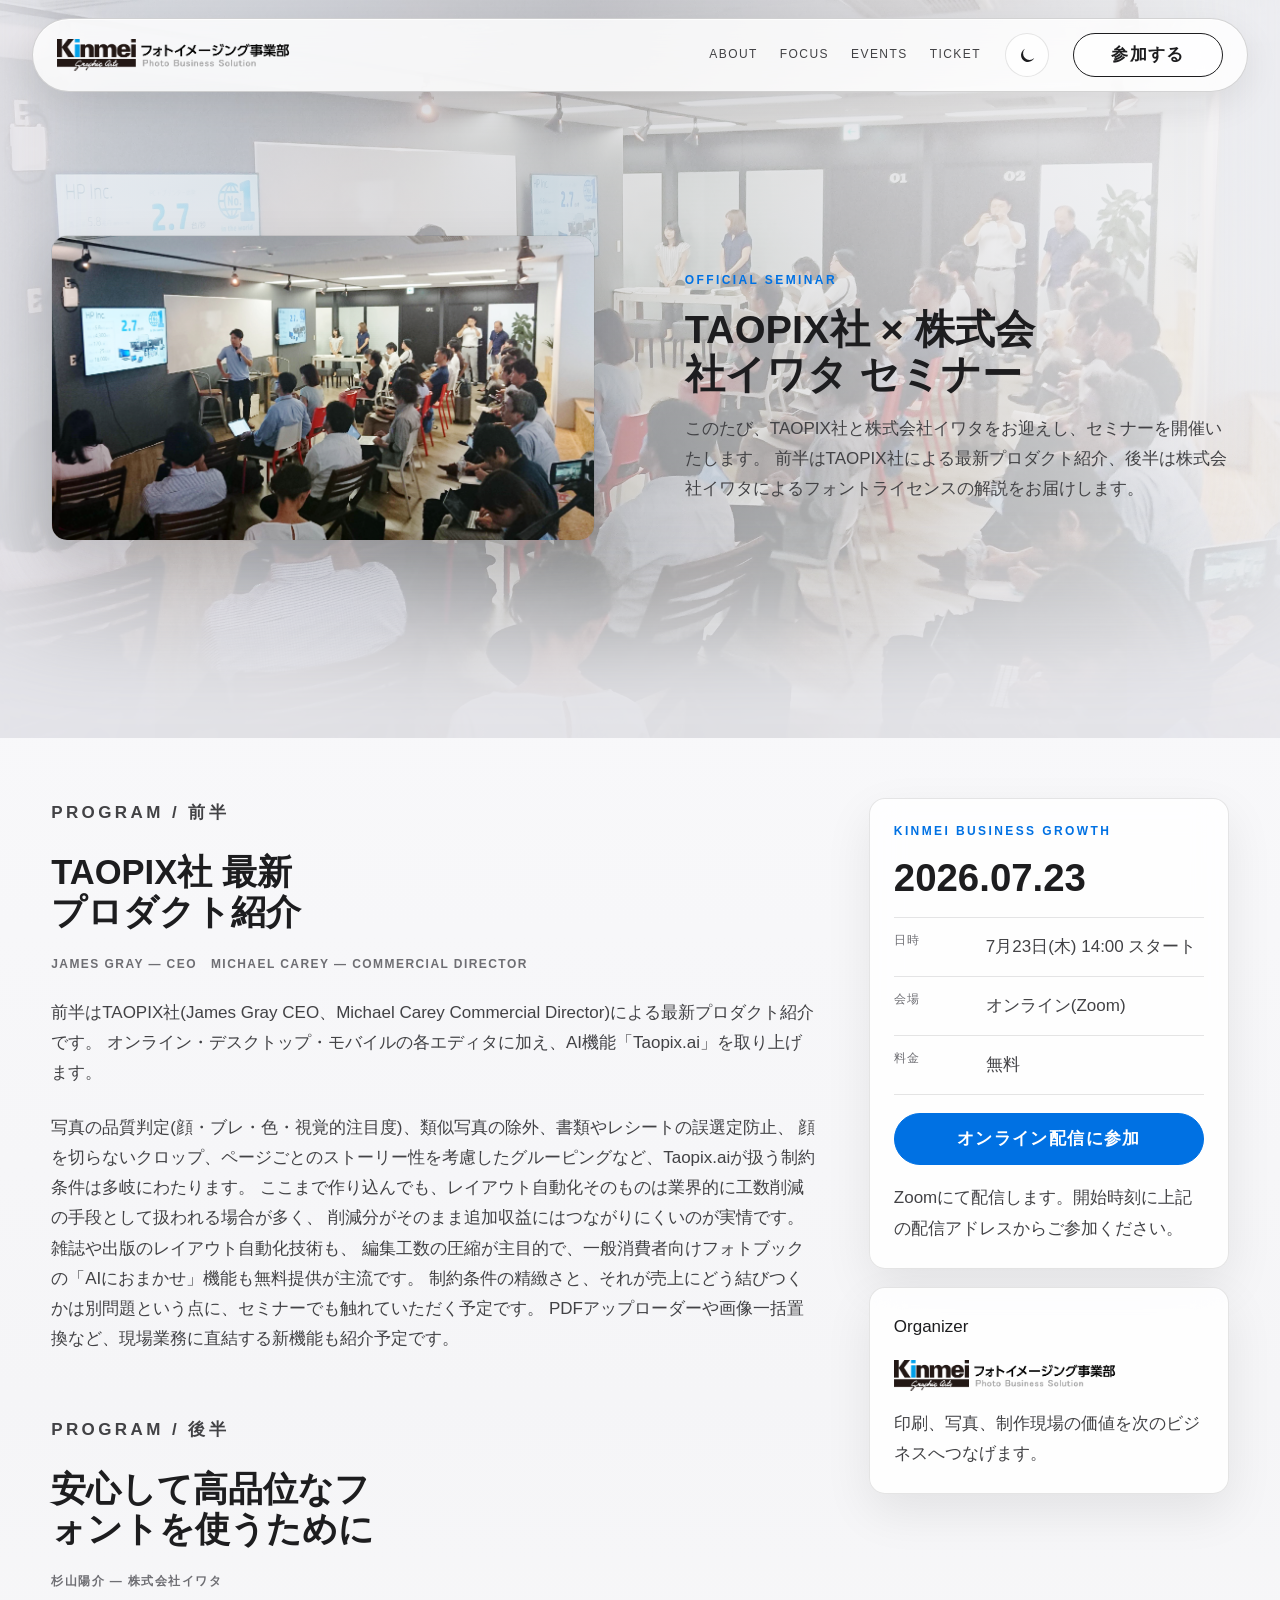
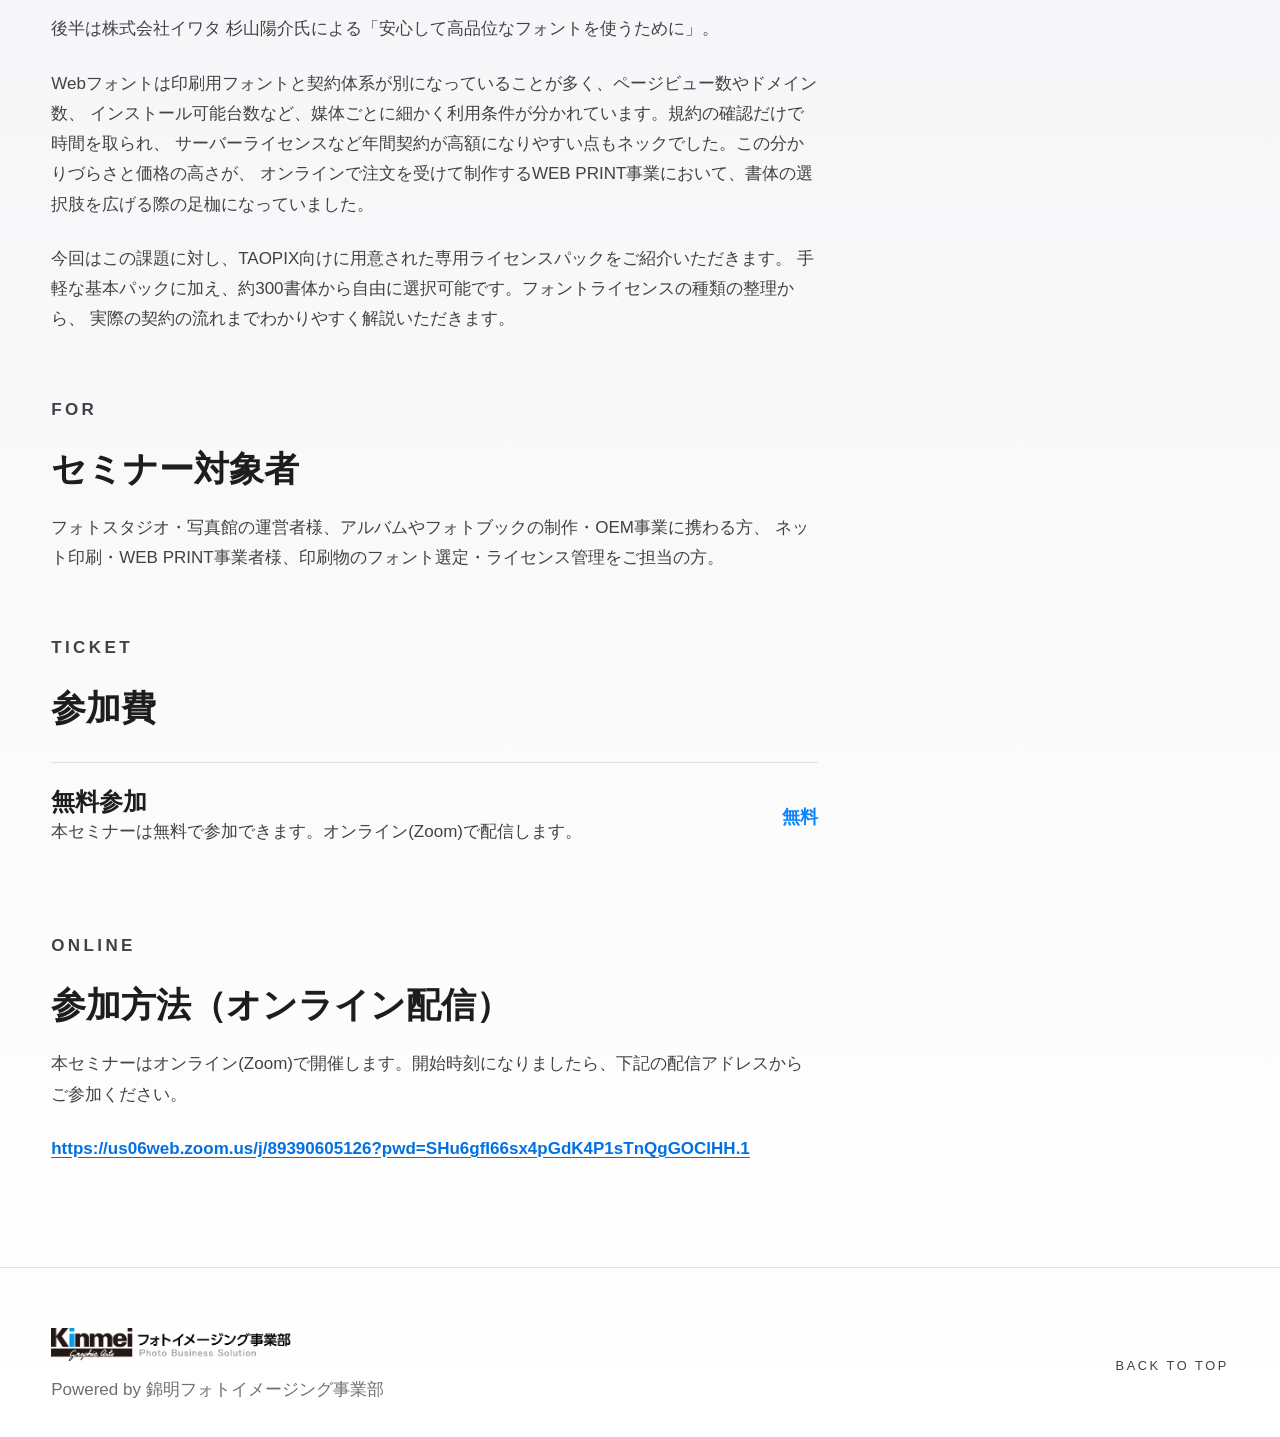
<file: event.html>
<!doctype html>
<html lang="ja" data-theme="light">
  <head>
    <meta charset="utf-8" />
    <meta name="viewport" content="width=device-width, initial-scale=1" />
    <!-- Google Tag Manager -->
    <script>(function(w,d,s,l,i){w[l]=w[l]||[];w[l].push({'gtm.start':
    new Date().getTime(),event:'gtm.js'});var f=d.getElementsByTagName(s)[0],
    j=d.createElement(s),dl=l!='dataLayer'?'&l='+l:'';j.async=true;j.src=
    'https://www.googletagmanager.com/gtm.js?id='+i+dl;f.parentNode.insertBefore(j,f);
    })(window,document,'script','dataLayer','GTM-T5PMDP7T');</script>
    <!-- End Google Tag Manager -->
    <meta
      name="description"
      content="TAOPIX社と株式会社イワタを迎えるオンラインセミナー。最新プロダクト「Taopix.ai」と、TAOPIX向けフォント専用ライセンスパックを紹介します。7月23日14時スタート／Zoom配信。"
    />
    <title>TAOPIX社 × 株式会社イワタ セミナー | Event</title>
    <link rel="preconnect" href="https://images.unsplash.com" />
    <link rel="stylesheet" href="./styles.css" />
  </head>
  <body data-page="event">
    <!-- Google Tag Manager (noscript) -->
    <noscript><iframe src="https://www.googletagmanager.com/ns.html?id=GTM-T5PMDP7T"
    height="0" width="0" style="display:none;visibility:hidden"></iframe></noscript>
    <!-- End Google Tag Manager (noscript) -->
    <div id="site-header"></div>

    <main>
      <section class="event-hero" id="top" aria-labelledby="event-title">
        <div class="event-hero-media">
          <img
            src="./assets/event-room.jpg"
            alt="TAOPIX社と株式会社イワタを迎えるセミナーのイメージ"
          />
        </div>
        <div class="event-hero-copy">
          <p class="eyebrow">OFFICIAL SEMINAR</p>
          <h1 id="event-title">TAOPIX社 × 株式会社イワタ セミナー</h1>
          <p>
            このたび、TAOPIX社と株式会社イワタをお迎えし、セミナーを開催いたします。
            前半はTAOPIX社による最新プロダクト紹介、後半は株式会社イワタによるフォントライセンスの解説をお届けします。
          </p>
        </div>
      </section>

      <section class="event-shell section">
        <article class="event-detail">
          <section class="detail-block" id="program-1" aria-labelledby="program-1-title">
            <p class="eyebrow">PROGRAM / 前半</p>
            <h2 id="program-1-title">TAOPIX社 最新プロダクト紹介</h2>
            <div class="event-meta">
              <span>James Gray — CEO</span>
              <span>Michael Carey — Commercial Director</span>
            </div>
            <p>
              前半はTAOPIX社(James Gray CEO、Michael Carey Commercial Director)による最新プロダクト紹介です。
              オンライン・デスクトップ・モバイルの各エディタに加え、AI機能「Taopix.ai」を取り上げます。
            </p>
            <p>
              写真の品質判定(顔・ブレ・色・視覚的注目度)、類似写真の除外、書類やレシートの誤選定防止、
              顔を切らないクロップ、ページごとのストーリー性を考慮したグルーピングなど、Taopix.aiが扱う制約条件は多岐にわたります。
              ここまで作り込んでも、レイアウト自動化そのものは業界的に工数削減の手段として扱われる場合が多く、
              削減分がそのまま追加収益にはつながりにくいのが実情です。雑誌や出版のレイアウト自動化技術も、
              編集工数の圧縮が主目的で、一般消費者向けフォトブックの「AIにおまかせ」機能も無料提供が主流です。
              制約条件の精緻さと、それが売上にどう結びつくかは別問題という点に、セミナーでも触れていただく予定です。
              PDFアップローダーや画像一括置換など、現場業務に直結する新機能も紹介予定です。
            </p>
          </section>

          <section class="detail-block" id="program-2" aria-labelledby="program-2-title">
            <p class="eyebrow">PROGRAM / 後半</p>
            <h2 id="program-2-title">安心して高品位なフォントを使うために</h2>
            <div class="event-meta">
              <span>杉山陽介 — 株式会社イワタ</span>
            </div>
            <p>
              後半は株式会社イワタ 杉山陽介氏による「安心して高品位なフォントを使うために」。
            </p>
            <p>
              Webフォントは印刷用フォントと契約体系が別になっていることが多く、ページビュー数やドメイン数、
              インストール可能台数など、媒体ごとに細かく利用条件が分かれています。規約の確認だけで時間を取られ、
              サーバーライセンスなど年間契約が高額になりやすい点もネックでした。この分かりづらさと価格の高さが、
              オンラインで注文を受けて制作するWEB PRINT事業において、書体の選択肢を広げる際の足枷になっていました。
            </p>
            <p>
              今回はこの課題に対し、TAOPIX向けに用意された専用ライセンスパックをご紹介いただきます。
              手軽な基本パックに加え、約300書体から自由に選択可能です。フォントライセンスの種類の整理から、
              実際の契約の流れまでわかりやすく解説いただきます。
            </p>
          </section>

          <section class="detail-block" id="audience" aria-labelledby="audience-title">
            <p class="eyebrow">FOR</p>
            <h2 id="audience-title">セミナー対象者</h2>
            <p>
              フォトスタジオ・写真館の運営者様、アルバムやフォトブックの制作・OEM事業に携わる方、
              ネット印刷・WEB PRINT事業者様、印刷物のフォント選定・ライセンス管理をご担当の方。
            </p>
          </section>

          <section class="detail-block" id="tickets" aria-labelledby="tickets-title">
            <p class="eyebrow">TICKET</p>
            <h2 id="tickets-title">参加費</h2>
            <div class="ticket-list">
              <article>
                <div>
                  <h3>無料参加</h3>
                  <p>本セミナーは無料で参加できます。オンライン(Zoom)で配信します。</p>
                </div>
                <strong>無料</strong>
              </article>
            </div>
          </section>

          <section class="detail-block" id="access" aria-labelledby="access-title">
            <p class="eyebrow">ONLINE</p>
            <h2 id="access-title">参加方法（オンライン配信）</h2>
            <p>
              本セミナーはオンライン(Zoom)で開催します。開始時刻になりましたら、下記の配信アドレスからご参加ください。
            </p>
            <p>
              <a
                class="event-zoom-link"
                href="https://us06web.zoom.us/j/89390605126?pwd=SHu6gfI66sx4pGdK4P1sTnQgGOClHH.1"
                target="_blank"
                rel="noopener noreferrer"
              >
                https://us06web.zoom.us/j/89390605126?pwd=SHu6gfI66sx4pGdK4P1sTnQgGOClHH.1
              </a>
            </p>
          </section>
        </article>

        <aside class="checkout-panel" aria-label="Seminar summary">
          <div class="checkout-card">
            <p class="eyebrow">KINMEI BUSINESS GROWTH</p>
            <h2>2026.07.23</h2>
            <dl>
              <div>
                <dt>日時</dt>
                <dd>7月23日(木) 14:00 スタート</dd>
              </div>
              <div>
                <dt>会場</dt>
                <dd>オンライン(Zoom)</dd>
              </div>
              <div>
                <dt>料金</dt>
                <dd>無料</dd>
              </div>
            </dl>
            <a
              class="button button-primary"
              href="https://us06web.zoom.us/j/89390605126?pwd=SHu6gfI66sx4pGdK4P1sTnQgGOClHH.1"
              target="_blank"
              rel="noopener noreferrer"
            >
              オンライン配信に参加
            </a>
            <p class="checkout-note">Zoomにて配信します。開始時刻に上記の配信アドレスからご参加ください。</p>
          </div>
          <div class="organizer-card">
            <span>Organizer</span>
            <img src="./assets/logo.png" alt="Kinmei Graphic Arts フォトイメージング事業部" />
            <p>印刷、写真、制作現場の価値を次のビジネスへつなげます。</p>
          </div>
        </aside>
      </section>
    </main>

    <div id="site-footer"></div>
    <script src="./site.js"></script>
  </body>
</html>
</file>
<file: styles.css>
:root {
  color-scheme: dark;
  --bg: #0b0808;
  --bg-2: #171110;
  --bg-3: #261b19;
  --ink: #fffaf5;
  --ink-soft: #d7ccc4;
  --ink-mute: #8f8078;
  --accent: #12a9e0;
  --accent-2: #087fae;
  --accent-soft: #7ee5ff;
  --logo-brown: #231815;
  --glass: rgba(255, 250, 245, 0.065);
  --glass-strong: rgba(255, 250, 245, 0.12);
  --glass-cyan: rgba(18, 169, 224, 0.14);
  --rule: rgba(255, 250, 245, 0.12);
  --rule-strong: rgba(255, 250, 245, 0.28);
  --shadow-glass: 0 18px 54px rgba(0, 0, 0, 0.28);
  --font-sans: -apple-system, BlinkMacSystemFont, "SF Pro Text", "Hiragino Sans",
    "Hiragino Kaku Gothic ProN", "Yu Gothic Medium", "Yu Gothic", "Noto Sans JP",
    "Helvetica Neue", "Helvetica", "Arial", sans-serif;
  --font-display: var(--font-sans);
  --font-latin: -apple-system, BlinkMacSystemFont, "SF Pro Text", "Helvetica Neue",
    "Helvetica", "Arial", sans-serif;
  --ls-normal: 0;
  --ls-relaxed: 0.04em;
  --ls-cta: 0.08em;
  --ls-wide: 0.12em;
  --ls-wider: 0.2em;
  --ls-widest: 0.24em;
  --type-display-size: clamp(46px, 7.2vw, 88px);
  --type-display-lh: 0.98;
  --type-h1-size: clamp(36px, 4.4vw, 64px);
  --type-h1-lh: 1.08;
  --type-h2-size: clamp(28px, 3vw, 44px);
  --type-h2-lh: 1.14;
  --type-h3-size: clamp(22px, 1.9vw, 30px);
  --type-h3-lh: 1.24;
  --type-h4-size: clamp(18px, 1.2vw, 22px);
  --type-h4-lh: 1.34;
  --fs-body: clamp(15px, 0.25vw + 14px, 17px);
  --fs-body-lg: clamp(17px, 0.8vw + 15px, 22px);
  --fs-caption: 13px;
  --fs-micro: 0.75rem;
  --fs-eyebrow: 12px;
  /* Line-heights — Japanese needs more vertical breathing than Latin.
     Canonical named scale synced from the Kinmei master design system. */
  --lh-tight: 1.2;
  --lh-snug: 1.4;
  --lh-normal: 1.7;
  --lh-relaxed: 1.78;
  --lh-loose: 2;
  /* Legacy role names mapped onto the canonical scale. */
  --lh-body: var(--lh-relaxed);
  --lh-body-tight: var(--lh-normal);
  --lh-caption: 1.45;
  --space-1: 6px;
  --space-2: 10px;
  --space-3: 14px;
  --space-4: 18px;
  --space-5: 24px;
  --space-6: 32px;
  --space-7: 44px;
  --space-8: 60px;
  --space-9: 80px;
  --section-pad-y: clamp(72px, 8vw, 112px);
  --section-pad-x: clamp(22px, 4vw, 56px);
  --nav-h: 104px;
  --radius-sm: 8px;
  --radius-md: 16px;
  --radius-lg: 24px;
  --radius-pill: 999px;
  --btn-min-height: 52px;
  --btn-min-width: 200px;
  --btn-pad-x: 28px;
  --btn-radius: var(--radius-pill);
  --focus-ring: 0 0 0 3px rgba(126, 229, 255, 0.6);
  --focus-outline: 2px solid var(--accent-soft);
}

:root[data-theme="light"] {
  color-scheme: light;
  --bg: #f5f5f7;
  --bg-2: #ffffff;
  --bg-3: #e8e8ed;
  --ink: #1d1d1f;
  --ink-soft: #424245;
  --ink-mute: #6e6e73;
  --accent: #0071e3;
  --accent-2: #005bb5;
  --accent-soft: #0a84ff;
  --logo-brown: #ffffff;
  --glass: rgba(255, 255, 255, 0.74);
  --glass-strong: rgba(0, 0, 0, 0.055);
  --glass-cyan: rgba(0, 113, 227, 0.08);
  --rule: rgba(0, 0, 0, 0.1);
  --rule-strong: rgba(0, 0, 0, 0.16);
  --shadow-glass: 0 18px 54px rgba(0, 0, 0, 0.12);
  --focus-ring: 0 0 0 3px rgba(0, 113, 227, 0.24);
  --focus-outline: 2px solid var(--accent);
}

* {
  box-sizing: border-box;
}

html {
  scroll-behavior: smooth;
  -webkit-text-size-adjust: 100%;
}

@media (prefers-reduced-motion: reduce) {
  html {
    scroll-behavior: auto;
  }

  *,
  *::before,
  *::after {
    animation-duration: 0.01ms !important;
    animation-iteration-count: 1 !important;
    transition-duration: 0.01ms !important;
  }
}

body {
  margin: 0;
  background:
    radial-gradient(900px 620px at 10% 4%, rgba(18, 169, 224, 0.1), transparent 62%),
    radial-gradient(900px 540px at 90% 12%, rgba(126, 229, 255, 0.055), transparent 58%),
    linear-gradient(180deg, var(--bg) 0%, var(--bg-2) 52%, var(--bg) 100%);
  color: var(--ink);
  font-family: var(--font-sans);
  font-weight: 400;
  font-size: var(--fs-body);
  line-height: var(--lh-body);
  /* Keep 0 at the body level. Tightening < 0 cramps Japanese punctuation
     and is only valid for pure-Latin display contexts. */
  letter-spacing: var(--ls-normal);
  -webkit-font-smoothing: antialiased;
  -moz-osx-font-smoothing: grayscale;
  text-rendering: optimizeLegibility;
  /* Proportional-alternate metrics tighten Japanese punctuation spacing. */
  font-feature-settings: "palt" 1;
}

body::before {
  content: "";
  position: fixed;
  inset: 0;
  z-index: -1;
  pointer-events: none;
  background-image:
    linear-gradient(rgba(255, 250, 245, 0.022) 1px, transparent 1px),
    linear-gradient(90deg, rgba(255, 250, 245, 0.016) 1px, transparent 1px);
  background-size: 64px 64px;
  mask-image: linear-gradient(to bottom, rgba(0, 0, 0, 0.9), transparent 72%);
}

:root[data-theme="light"] body {
  background:
    radial-gradient(900px 620px at 12% 0%, rgba(0, 113, 227, 0.08), transparent 58%),
    linear-gradient(180deg, #fbfbfd 0%, var(--bg) 46%, #ffffff 100%);
}

:root[data-theme="light"] body::before {
  background-image:
    linear-gradient(rgba(0, 0, 0, 0.028) 1px, transparent 1px),
    linear-gradient(90deg, rgba(0, 0, 0, 0.02) 1px, transparent 1px);
  mask-image: linear-gradient(to bottom, rgba(0, 0, 0, 0.35), transparent 72%);
}

img {
  display: block;
  max-width: 100%;
}

a {
  color: inherit;
  text-decoration: none;
}

:focus-visible {
  outline: var(--focus-outline);
  outline-offset: 3px;
  border-radius: var(--radius-sm);
}

h1,
h2,
h3,
h4,
p {
  margin: 0;
}

/* Offset in-page anchor jumps so section headings clear the fixed glass nav. */
section[id],
[id] {
  scroll-margin-top: var(--nav-h);
}

h1,
h2,
h3,
h4 {
  font-family: var(--font-display);
  font-weight: 700;
  letter-spacing: 0;
  text-wrap: balance;
}

h1 {
  font-size: var(--type-h1-size);
  line-height: var(--type-h1-lh);
}

h2 {
  font-size: var(--type-h2-size);
  line-height: var(--type-h2-lh);
}

h3 {
  font-size: var(--type-h3-size);
  line-height: var(--type-h3-lh);
}

h4 {
  font-size: var(--type-h4-size);
  line-height: var(--type-h4-lh);
}

p {
  line-height: var(--lh-body);
}

.site-nav {
  position: fixed;
  top: 18px;
  left: 32px;
  right: 32px;
  z-index: 40;
  display: flex;
  align-items: center;
  gap: 24px;
  padding: 14px 24px;
  color: var(--ink);
  background: rgba(23, 17, 16, 0.72);
  border: 1px solid var(--rule-strong);
  border-radius: var(--radius-pill);
  box-shadow: var(--shadow-glass), inset 0 1px 0 rgba(255, 255, 255, 0.16);
  backdrop-filter: blur(22px) saturate(145%);
  -webkit-backdrop-filter: blur(22px) saturate(145%);
}

:root[data-theme="light"] .site-nav {
  background: rgba(255, 255, 255, 0.82);
  box-shadow: 0 12px 36px rgba(0, 0, 0, 0.08), inset 0 1px 0 rgba(255, 255, 255, 0.82);
}

.logo-link {
  display: inline-flex;
  align-items: center;
  min-height: 44px;
}

.brand-logo {
  width: auto;
  height: 32px;
  filter: brightness(0) invert(1);
  opacity: 0.94;
}

:root[data-theme="light"] .brand-logo {
  filter: none;
  opacity: 1;
}

.nav-links {
  display: flex;
  gap: 22px;
  margin-left: auto;
}

.nav-links a {
  display: inline-flex;
  align-items: center;
  min-height: 44px;
  color: var(--ink-soft);
  font-family: var(--font-latin);
  font-size: var(--fs-eyebrow);
  letter-spacing: var(--ls-wide);
  text-transform: uppercase;
}

.nav-links a:hover {
  color: var(--ink);
}

.theme-toggle {
  display: inline-flex;
  align-items: center;
  justify-content: center;
  width: 44px;
  height: 44px;
  padding: 0;
  border: 1px solid var(--rule);
  border-radius: var(--radius-pill);
  background: var(--glass);
  color: var(--ink);
  cursor: pointer;
}

.theme-toggle:hover,
.theme-toggle:focus-visible {
  background: var(--glass-strong);
  border-color: var(--rule-strong);
}

.theme-icon {
  width: 19px;
  height: 19px;
  fill: none;
  stroke: currentColor;
  stroke-linecap: round;
  stroke-linejoin: round;
  stroke-width: 1.8;
}

.theme-icon-moon {
  fill: currentColor;
  stroke: none;
}

.theme-icon-sun {
  display: none;
}

:root[data-theme="dark"] .theme-icon-moon {
  display: none;
}

:root[data-theme="dark"] .theme-icon-sun {
  display: block;
}

.nav-cta {
  display: inline-flex;
  align-items: center;
  justify-content: center;
  min-width: 150px;
  min-height: 44px;
  padding: 0 20px;
  border: 1px solid currentColor;
  border-radius: var(--radius-pill);
  background: var(--glass);
  color: var(--ink);
  font-weight: 700;
  letter-spacing: var(--ls-cta);
}

.nav-cta:hover,
.nav-cta:focus-visible,
.button-primary:hover,
.button-primary:focus-visible {
  background: var(--accent-soft);
  border-color: var(--accent-soft);
  color: var(--logo-brown);
}

.button-primary:active {
  background: var(--accent-2);
  border-color: var(--accent-2);
  color: var(--ink);
}

.hero,
.section,
.event-shell {
  width: 100%;
  max-width: none;
  margin-inline: auto;
  padding: var(--section-pad-y) var(--section-pad-x);
}

.home-hero {
  position: relative;
  isolation: isolate;
  display: grid;
  grid-template-columns: minmax(0, 1fr) minmax(320px, 0.52fr);
  gap: clamp(var(--space-7), 7vw, 120px);
  align-items: center;
  min-height: 92vh;
  padding-top: clamp(132px, 14vw, 188px);
  padding-bottom: clamp(64px, 8vw, 108px);
  overflow: hidden;
  background:
    linear-gradient(90deg, rgba(11, 8, 8, 0.88) 0%, rgba(11, 8, 8, 0.62) 52%, rgba(11, 8, 8, 0.82) 100%),
    url("./assets/event-room.jpg") center / cover no-repeat;
  box-shadow: inset 0 -180px 140px rgba(11, 8, 8, 0.88);
}

:root[data-theme="light"] .home-hero {
  background:
    linear-gradient(90deg, rgba(232, 232, 237, 0.88) 0%, rgba(210, 210, 215, 0.72) 54%, rgba(245, 245, 247, 0.7) 100%),
    url("./assets/event-room.jpg") center / cover no-repeat;
  box-shadow: inset 0 -120px 100px rgba(232, 232, 237, 0.9);
}

.hero-copy,
.body-stack,
.section-head,
.latest-event-copy,
.detail-block {
  display: grid;
  gap: var(--space-5);
  min-width: 0;
}

.hero-copy > *,
.body-stack > *,
.section-head > *,
.latest-event-copy > *,
.detail-block > * {
  min-width: 0;
}

.section-head {
  max-width: 980px;
  margin-bottom: clamp(var(--space-6), 5vw, var(--space-8));
}

.eyebrow {
  color: var(--accent);
  font-family: var(--font-latin);
  font-size: var(--fs-eyebrow);
  font-weight: 700;
  letter-spacing: var(--ls-wider);
  line-height: var(--lh-caption);
  text-transform: uppercase;
}

.hero-copy h1 {
  max-width: 12ch;
  font-size: var(--type-display-size);
  line-height: var(--type-display-lh);
}

.hero-lead {
  max-width: 720px;
  color: var(--ink);
  font-size: var(--fs-body-lg);
  font-weight: 700;
  line-height: var(--lh-body-tight);
}

.hero-text,
.body-stack p,
.section-head p:not(.eyebrow),
.latest-event p,
.event-card p,
.newsletter-section p,
.detail-block p,
.checkout-note,
.organizer-card p {
  color: var(--ink-soft);
  font-size: var(--fs-body);
  line-height: var(--lh-body);
}

.hero-text,
.body-stack p,
.section-head p:not(.eyebrow),
.newsletter-section p,
.detail-block p {
  max-width: 46em;
  overflow-wrap: anywhere;
}

.detail-block h2 {
  max-width: 14em;
  font-size: clamp(26px, 2.7vw, 40px);
  line-height: 1.16;
}

.event-zoom-link {
  color: var(--accent);
  font-weight: 700;
  text-decoration: underline;
  text-underline-offset: 3px;
  overflow-wrap: anywhere;
}

.event-zoom-link:hover,
.event-zoom-link:focus-visible {
  color: var(--accent-2);
}

.button {
  display: inline-flex;
  align-items: center;
  justify-content: center;
  min-width: var(--btn-min-width);
  min-height: var(--btn-min-height);
  padding: 0 var(--btn-pad-x);
  border: 1px solid var(--rule-strong);
  border-radius: var(--btn-radius);
  font-weight: 700;
  letter-spacing: var(--ls-cta);
}

.button-primary {
  background: var(--accent);
  border-color: var(--accent);
  color: var(--logo-brown);
}

.button:not(.button-primary):hover,
.button:not(.button-primary):focus-visible {
  background: var(--glass-strong);
  border-color: var(--rule-strong);
  color: var(--ink);
}

.hero-ticket,
.glass-card,
.checkout-card,
.organizer-card {
  background: rgba(255, 250, 245, 0.045);
  border: 1px solid var(--rule);
  border-radius: var(--radius-md);
  box-shadow: 0 14px 44px rgba(0, 0, 0, 0.22);
  backdrop-filter: blur(16px) saturate(120%);
  -webkit-backdrop-filter: blur(16px) saturate(120%);
}

:root[data-theme="light"] .hero-ticket,
:root[data-theme="light"] .glass-card,
:root[data-theme="light"] .checkout-card,
:root[data-theme="light"] .organizer-card {
  background: rgba(255, 255, 255, 0.86);
  box-shadow: 0 18px 48px rgba(0, 0, 0, 0.08);
}

.hero-ticket {
  display: grid;
  grid-template-rows: clamp(200px, 26vh, 280px) auto;
  gap: 0;
  width: 100%;
  max-width: 560px;
  min-width: 0;
  justify-self: end;
  align-self: center;
  overflow: clip;
  padding: 0;
}

.ticket-kicker,
.ticket-place,
.ticket-stats dt,
.event-meta,
.section-label,
.focus-card h3 + p,
.session-list span,
.checkout-card dt,
.organizer-card span {
  font-family: var(--font-latin);
}

.hero-ticket-thumb {
  width: 100%;
  height: 100%;
  object-fit: cover;
}

.hero-ticket-copy {
  display: grid;
  align-content: start;
  gap: var(--space-3);
  padding: clamp(22px, 2.5vw, 32px);
}

.hero-ticket-copy h2 {
  font-size: clamp(24px, 2.1vw, 30px);
  line-height: 1.28;
}

.hero-ticket .event-meta {
  gap: var(--space-1) var(--space-2);
  font-size: 0.72rem;
  line-height: 1.55;
}

.hero-ticket-copy .button {
  justify-self: start;
  min-width: min(100%, 210px);
  min-height: 48px;
  margin-top: var(--space-2);
  padding-inline: 24px;
}

.ticket-kicker {
  color: var(--accent);
  font-size: var(--fs-caption);
  font-weight: 700;
  letter-spacing: var(--ls-wider);
  line-height: var(--lh-caption);
  text-transform: uppercase;
}

.ticket-date {
  font-family: var(--font-latin);
  font-size: clamp(42px, 7vw, 76px);
  font-weight: 700;
  line-height: 0.95;
}

.ticket-place {
  color: var(--ink-soft);
  font-weight: 700;
  letter-spacing: var(--ls-wide);
  text-transform: uppercase;
}

.ticket-divider {
  height: 1px;
  background: var(--rule);
}

.ticket-stats {
  display: grid;
  grid-template-columns: repeat(3, 1fr);
  gap: 1px;
  margin: 0;
  background: var(--rule);
}

.ticket-stats div {
  padding: 14px;
  background: rgba(11, 8, 8, 0.68);
}

:root[data-theme="light"] .ticket-stats div {
  background: rgba(255, 255, 255, 0.92);
}

.ticket-stats dt {
  color: var(--ink-mute);
  font-size: 0.7rem;
  letter-spacing: var(--ls-wide);
  line-height: var(--lh-caption);
  text-transform: uppercase;
}

.ticket-stats dd {
  margin: 4px 0 0;
  color: var(--accent-soft);
  font-size: 1.6rem;
  font-weight: 700;
}

.section-label {
  display: flex;
  align-items: center;
  gap: var(--space-5);
  margin-bottom: var(--space-6);
  color: var(--ink-mute);
  font-size: 11px;
  letter-spacing: var(--ls-widest);
  line-height: var(--lh-caption);
  text-transform: uppercase;
}

.section-label::after {
  content: "";
  flex: 1;
  height: 1px;
  background: var(--rule);
}

.report-band {
  border-top: 1px solid var(--rule);
}

.report-layout,
.split-section,
.newsletter-section {
  display: grid;
  grid-template-columns: minmax(0, 1fr) minmax(0, 1fr);
  gap: clamp(var(--space-7), 6vw, var(--space-9));
}

.report-layout > p,
.newsletter-section > p {
  align-self: end;
}

.focus-grid,
.event-grid,
.session-list,
.ticket-list {
  display: grid;
  gap: var(--space-5);
}

.focus-grid {
  grid-template-columns: repeat(3, 1fr);
}

.focus-card {
  overflow: hidden;
}

.focus-card img {
  width: 100%;
  aspect-ratio: 16 / 10;
  object-fit: cover;
}

.focus-card div {
  display: grid;
  gap: var(--space-3);
  padding: var(--space-5) var(--space-5) var(--space-6);
}

.focus-card h3 {
  color: var(--ink);
  font-size: clamp(21px, 1.6vw, 28px);
  line-height: var(--type-h3-lh);
}

.events-section .section-head {
  margin-bottom: var(--space-7);
}

.latest-event {
  display: grid;
  grid-template-columns: minmax(0, 0.92fr) minmax(0, 1.08fr);
  gap: var(--space-6);
  overflow: hidden;
  margin-bottom: var(--space-8);
  padding: var(--space-4);
}

.latest-event > img {
  width: 100%;
  height: 100%;
  min-height: clamp(320px, 28vw, 460px);
  object-fit: cover;
  border-radius: calc(var(--radius-md) - 4px);
}

.latest-event-copy {
  align-content: center;
  gap: var(--space-4);
  padding: clamp(20px, 3vw, 40px) clamp(20px, 3.5vw, 48px);
}

.latest-event-copy h3 {
  font-size: clamp(24px, 2.4vw, 36px);
  line-height: 1.26;
}

.event-meta {
  display: flex;
  flex-wrap: wrap;
  gap: var(--space-1) var(--space-3);
  color: var(--ink-mute);
  font-size: var(--fs-micro);
  font-weight: 700;
  letter-spacing: var(--ls-wide);
  line-height: var(--lh-caption);
  text-transform: uppercase;
}

.event-tags {
  display: flex;
  flex-wrap: wrap;
  gap: var(--space-2);
  padding: 0;
  margin: 0;
  list-style: none;
}

.event-tags li {
  padding: 5px 10px;
  border: 1px solid rgba(18, 169, 224, 0.34);
  border-radius: var(--radius-pill);
  background: var(--glass-cyan);
  color: var(--accent-soft);
  font-size: var(--fs-micro);
  font-weight: 700;
  line-height: var(--lh-caption);
}

:root[data-theme="light"] .event-tags li {
  color: var(--accent);
}

.archive-toolbar {
  display: flex;
  align-items: end;
  justify-content: space-between;
  gap: var(--space-5);
  margin-bottom: var(--space-5);
}

.filter-row {
  display: flex;
  flex-wrap: wrap;
  justify-content: flex-end;
  gap: 8px;
}

.filter-row button {
  min-height: 44px;
  padding: 0 18px;
  border: 1px solid var(--rule);
  border-radius: var(--radius-pill);
  background: var(--glass);
  color: var(--ink-soft);
  font: inherit;
  font-weight: 700;
  cursor: pointer;
}

.filter-row button[aria-pressed="true"],
.filter-row button:hover {
  background: var(--accent);
  border-color: var(--accent);
  color: var(--logo-brown);
}

.event-grid {
  grid-template-columns: repeat(3, 1fr);
}

.event-card {
  overflow: hidden;
}

.empty-state {
  grid-column: 1 / -1;
  padding: var(--space-6);
  border: 1px solid var(--rule);
  border-radius: var(--radius-md);
  background: rgba(255, 250, 245, 0.035);
  color: var(--ink-soft);
}

:root[data-theme="light"] .empty-state {
  background: rgba(255, 255, 255, 0.82);
}

.event-card img {
  width: 100%;
  aspect-ratio: 4 / 3;
  object-fit: cover;
}

.event-card-body {
  display: grid;
  gap: var(--space-3);
  padding: var(--space-5);
}

.newsletter-section {
  align-items: center;
  border-top: 1px solid var(--rule);
  border-bottom: 1px solid var(--rule);
}

.site-footer {
  display: flex;
  align-items: center;
  justify-content: space-between;
  gap: var(--space-5);
  padding: var(--space-8) var(--section-pad-x) var(--space-6);
  border-top: 1px solid var(--rule);
  color: var(--ink-mute);
  width: 100%;
  max-width: none;
  margin-inline: auto;
}

.site-footer div {
  display: grid;
  gap: var(--space-3);
}

.site-footer img {
  width: 260px;
  filter: brightness(0) invert(1);
  opacity: 0.9;
}

:root[data-theme="light"] .site-footer img {
  filter: none;
  opacity: 1;
}

.site-footer a {
  color: var(--ink-soft);
  font-family: var(--font-latin);
  font-size: 0.8rem;
  letter-spacing: var(--ls-wider);
  text-transform: uppercase;
}

.event-hero {
  position: relative;
  isolation: isolate;
  display: grid;
  grid-template-columns: minmax(0, 1fr) minmax(0, 1fr);
  min-height: 82vh;
  padding: clamp(124px, 11vw, 160px) var(--section-pad-x) clamp(72px, 8vw, 104px);
  width: 100%;
  max-width: none;
  margin-inline: auto;
  gap: clamp(var(--space-7), 7vw, 120px);
  align-items: center;
  overflow: hidden;
  background:
    linear-gradient(90deg, rgba(11, 8, 8, 0.72) 0%, rgba(11, 8, 8, 0.52) 46%, rgba(11, 8, 8, 0.88) 100%),
    url("./assets/event-room.jpg") center / cover no-repeat;
  box-shadow: inset 0 -140px 120px rgba(11, 8, 8, 0.9);
}

:root[data-theme="light"] .event-hero {
  background:
    linear-gradient(90deg, rgba(232, 232, 237, 0.84) 0%, rgba(210, 210, 215, 0.68) 46%, rgba(245, 245, 247, 0.86) 100%),
    url("./assets/event-room.jpg") center / cover no-repeat;
  box-shadow: inset 0 -120px 110px rgba(232, 232, 237, 0.9);
}

.event-hero-media {
  align-self: center;
  aspect-ratio: 16 / 9;
  max-height: min(52vh, 520px);
  min-height: 0;
  overflow: hidden;
  border-radius: var(--radius-md);
  border: 1px solid var(--rule);
  box-shadow: 0 18px 54px rgba(0, 0, 0, 0.3);
}

:root[data-theme="light"] .event-hero-media {
  box-shadow: 0 18px 48px rgba(0, 0, 0, 0.12);
}

.event-hero-media img {
  width: 100%;
  height: 100%;
  object-fit: cover;
  object-position: center center;
}

.event-hero-copy {
  display: grid;
  gap: var(--space-4);
  align-content: center;
  max-width: 880px;
}

.event-hero-copy h1 {
  max-width: 13em;
  font-size: clamp(32px, 3.1vw, 46px);
  line-height: 1.12;
}

.event-hero-copy p:not(.eyebrow) {
  max-width: 46em;
  color: var(--ink-soft);
  font-size: var(--fs-body);
  line-height: var(--lh-body);
}

.event-shell {
  display: grid;
  grid-template-columns: minmax(0, 1fr) 360px;
  gap: clamp(var(--space-6), 4vw, var(--space-8));
  align-items: start;
  padding-top: var(--space-8);
}

.event-detail {
  display: grid;
  gap: var(--space-8);
}

.session-list span {
  color: var(--accent);
  font-size: var(--fs-micro);
  font-weight: 700;
  letter-spacing: var(--ls-wider);
  line-height: var(--lh-caption);
  text-transform: uppercase;
}

.session-list,
.ticket-list {
  margin-top: var(--space-2);
}

.session-list article,
.ticket-list article {
  display: grid;
  gap: var(--space-2);
  padding: var(--space-5) 0;
  border-top: 1px solid var(--rule);
}

.event-timetable {
  padding: 0;
  margin: var(--space-2) 0 0;
  list-style: none;
  border-top: 1px solid var(--rule);
}

.event-timetable li {
  display: grid;
  grid-template-columns: 92px 1fr;
  gap: var(--space-5);
  padding: var(--space-5) 0;
  border-bottom: 1px solid var(--rule);
}

.event-timetable time {
  color: var(--accent);
  font-family: var(--font-latin);
  font-weight: 700;
  line-height: var(--lh-caption);
}

.event-timetable span {
  color: var(--ink);
  font-weight: 700;
  line-height: var(--lh-body-tight);
}

.ticket-list article {
  grid-template-columns: 1fr auto;
  align-items: center;
}

.ticket-list strong {
  color: var(--accent-soft);
  font-family: var(--font-latin);
  font-size: var(--type-h4-size);
  line-height: var(--type-h4-lh);
}

.checkout-panel {
  position: sticky;
  top: 118px;
  display: grid;
  gap: var(--space-4);
}

.checkout-card,
.organizer-card {
  display: grid;
  gap: var(--space-4);
  padding: var(--space-5);
}

.checkout-card h2 {
  font-family: var(--font-latin);
  font-size: clamp(30px, 3vw, 42px);
  line-height: 1.05;
}

.checkout-card dl {
  display: grid;
  gap: 0;
  margin: 0;
  border-top: 1px solid var(--rule);
}

.checkout-card dl div {
  display: grid;
  grid-template-columns: 78px 1fr;
  gap: var(--space-3);
  padding: var(--space-3) 0;
  border-bottom: 1px solid var(--rule);
}

.checkout-card dt {
  color: var(--ink-mute);
  font-size: var(--fs-micro);
  letter-spacing: var(--ls-wide);
  line-height: var(--lh-caption);
  text-transform: uppercase;
}

.checkout-card dd {
  margin: 0;
  color: var(--ink-soft);
}

.organizer-card img {
  width: 240px;
  filter: brightness(0) invert(1);
}

:root[data-theme="light"] .organizer-card img {
  filter: none;
}

@media (max-width: 1024px) {
  .nav-links {
    display: none;
  }

  .home-hero,
  .event-hero,
  .event-shell,
  .report-layout,
  .split-section,
  .newsletter-section {
    grid-template-columns: 1fr;
  }

  .home-hero,
  .event-hero {
    gap: var(--space-7);
  }

  .focus-grid,
  .event-grid {
    grid-template-columns: 1fr 1fr;
  }

  .checkout-panel {
    position: static;
  }
}

@media (max-width: 768px) {
  .site-nav {
    left: 14px;
    right: 14px;
    top: 12px;
    gap: 10px;
    padding: 10px 14px;
  }

  .brand-logo {
    height: 28px;
    max-width: min(188px, 42vw);
    object-fit: contain;
  }

  .theme-toggle {
    width: 40px;
    height: 40px;
    flex: 0 0 auto;
  }

  .nav-cta {
    min-width: auto;
    padding: 0 14px;
  }

  .home-hero,
  .event-hero {
    min-height: auto;
    padding-top: 130px;
    padding-bottom: var(--space-7);
  }

  .hero-ticket {
    max-width: 100%;
    justify-self: stretch;
  }

  .hero-copy h1 {
    font-size: clamp(44px, 13vw, 68px);
    line-height: 1;
  }

  .section-head {
    margin-bottom: var(--space-6);
  }

  .section-head h2 {
    font-size: clamp(28px, 9vw, 42px);
  }

  .event-hero-media {
    width: 100%;
    aspect-ratio: 16 / 10;
    max-height: none;
    min-height: 0;
  }

  .focus-grid,
  .event-grid,
  .ticket-stats {
    grid-template-columns: 1fr;
  }

  .latest-event {
    grid-template-columns: 1fr;
    gap: var(--space-4);
  }

  .latest-event > img {
    height: clamp(240px, 62vw, 320px);
    min-height: 0;
  }

  .latest-event-copy {
    padding: var(--space-4) var(--space-3) var(--space-5);
  }

  .archive-toolbar,
  .site-footer,
  .ticket-list article {
    display: grid;
    justify-items: start;
  }
}

@media (max-width: 480px) {
  .button {
    width: 100%;
    min-width: 0;
  }

  .event-timetable li,
  .checkout-card dl div {
    grid-template-columns: 1fr;
  }
}
</file>
